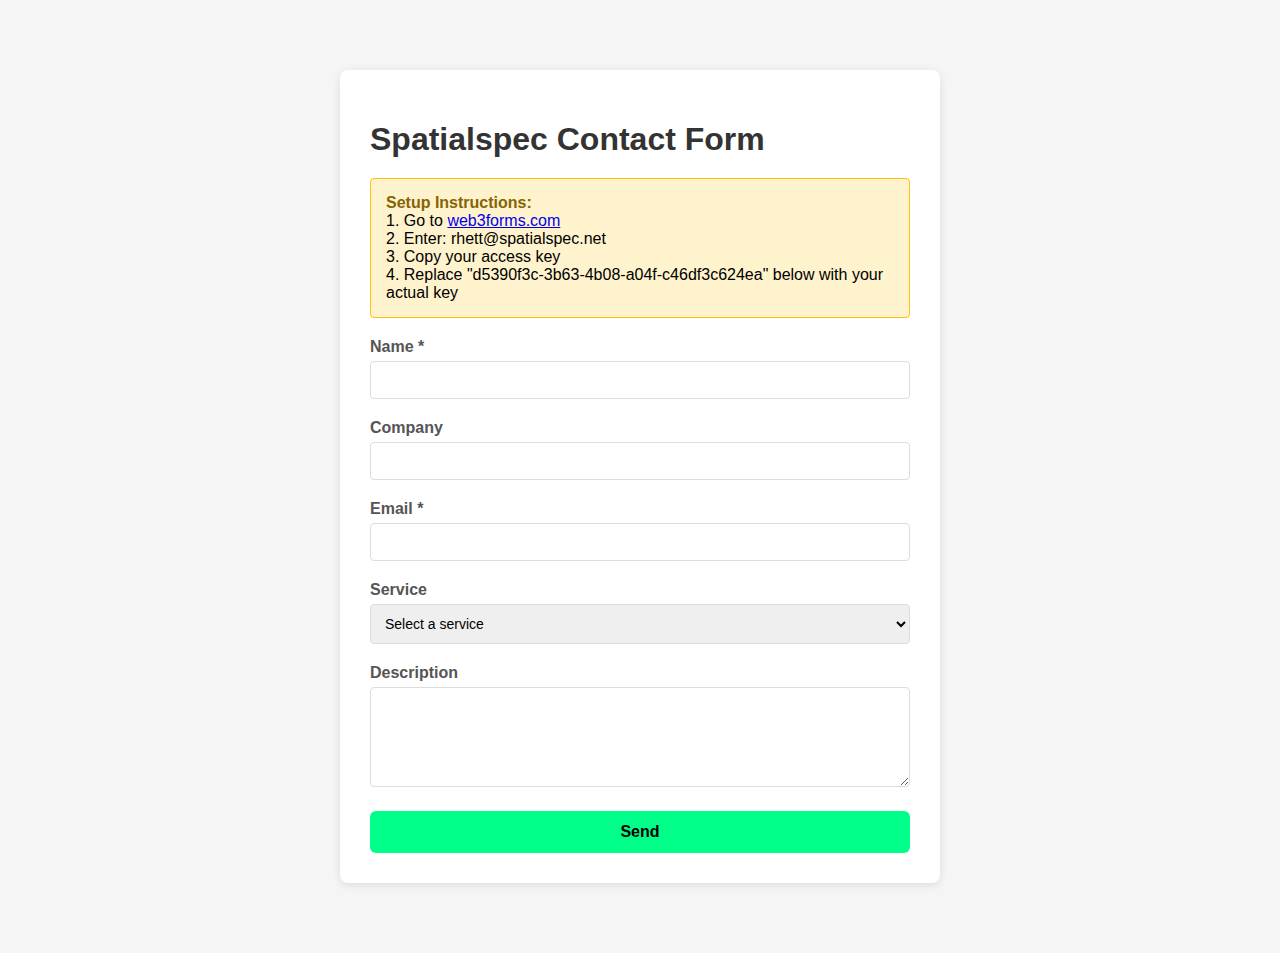
<file: web3forms-test.html>
<!DOCTYPE html>
<html lang="en">
<head>
    <meta charset="UTF-8">
    <meta name="viewport" content="width=device-width, initial-scale=1.0">
    <title>Web3Forms Test - Spatialspec Contact Form</title>
    <style>
        body {
            font-family: Arial, sans-serif;
            max-width: 600px;
            margin: 50px auto;
            padding: 20px;
            background: #f5f5f5;
        }
        .form-container {
            background: white;
            padding: 30px;
            border-radius: 8px;
            box-shadow: 0 2px 10px rgba(0,0,0,0.1);
        }
        h1 {
            color: #333;
            margin-bottom: 20px;
        }
        .form-group {
            margin-bottom: 20px;
        }
        label {
            display: block;
            margin-bottom: 5px;
            color: #555;
            font-weight: bold;
        }
        input[type="text"],
        input[type="email"],
        select,
        textarea {
            width: 100%;
            padding: 10px;
            border: 1px solid #ddd;
            border-radius: 4px;
            font-size: 14px;
            box-sizing: border-box;
        }
        textarea {
            resize: vertical;
            min-height: 100px;
        }
        button {
            background: #00ff88;
            color: #000;
            padding: 12px 30px;
            border: none;
            border-radius: 6px;
            font-size: 16px;
            font-weight: bold;
            cursor: pointer;
            width: 100%;
        }
        button:hover {
            background: #00cc6a;
        }
        .note {
            background: #fff3cd;
            border: 1px solid #ffc107;
            padding: 15px;
            border-radius: 4px;
            margin-bottom: 20px;
        }
        .note strong {
            color: #856404;
        }
    </style>
</head>
<body>
    <div class="form-container">
        <h1>Spatialspec Contact Form</h1>
        
        <div class="note">
            <strong>Setup Instructions:</strong><br>
            1. Go to <a href="https://web3forms.com/#start" target="_blank">web3forms.com</a><br>
            2. Enter: rhett@spatialspec.net<br>
            3. Copy your access key<br>
            4. Replace "d5390f3c-3b63-4b08-a04f-c46df3c624ea" below with your actual key
        </div>

        <form action="https://api.web3forms.com/submit" method="POST">
            <!-- Replace d5390f3c-3b63-4b08-a04f-c46df3c624ea with your actual access key from web3forms.com -->
            <input type="hidden" name="access_key" value="d5390f3c-3b63-4b08-a04f-c46df3c624ea">
            <input type="hidden" name="subject" value="New Spatialspec Inquiry">
            <input type="hidden" name="from_name" value="Spatialspec Website">
            <input type="hidden" name="redirect" value="https://spatialspec.net/">

            <div class="form-group">
                <label for="name">Name *</label>
                <input type="text" id="name" name="name" required>
            </div>

            <div class="form-group">
                <label for="company">Company</label>
                <input type="text" id="company" name="company">
            </div>

            <div class="form-group">
                <label for="email">Email *</label>
                <input type="email" id="email" name="email" required>
            </div>

            <div class="form-group">
                <label for="service">Service</label>
                <select id="service" name="service">
                    <option value="" disabled selected>Select a service</option>
                    <option value="General Inquiry">General Inquiry</option>
                    <option value="Feature/ Contour & Detail Survey">Feature/ Contour & Detail Survey</option>
                    <option value="Elevation/ Aspect Survey">Elevation/ Aspect Survey</option>
                    <option value="Construction Setout/ As-built Survey">Construction Setout/ As-built Survey</option>
                    <option value="Volume/ Stockpile Calculations">Volume/ Stockpile Calculations</option>
                    <option value="Monitoring Survey">Monitoring Survey</option>
                    <option value="Underground Service Mapping">Underground Service Mapping</option>
                    <option value="3D Scanning & Modelling">3D Scanning & Modelling</option>
                    <option value="Technical Drawings">Technical Drawings</option>
                    <option value="Technical Support">Technical Support</option>
                    <option value="Website Design">Website Design</option>
                    <option value="Graphic/ Logo Design">Graphic/ Logo Design</option>
                </select>
            </div>

            <div class="form-group">
                <label for="message">Description</label>
                <textarea id="message" name="message" rows="4"></textarea>
            </div>

            <button type="submit">Send</button>
        </form>
    </div>
</body>
</html>
</file>
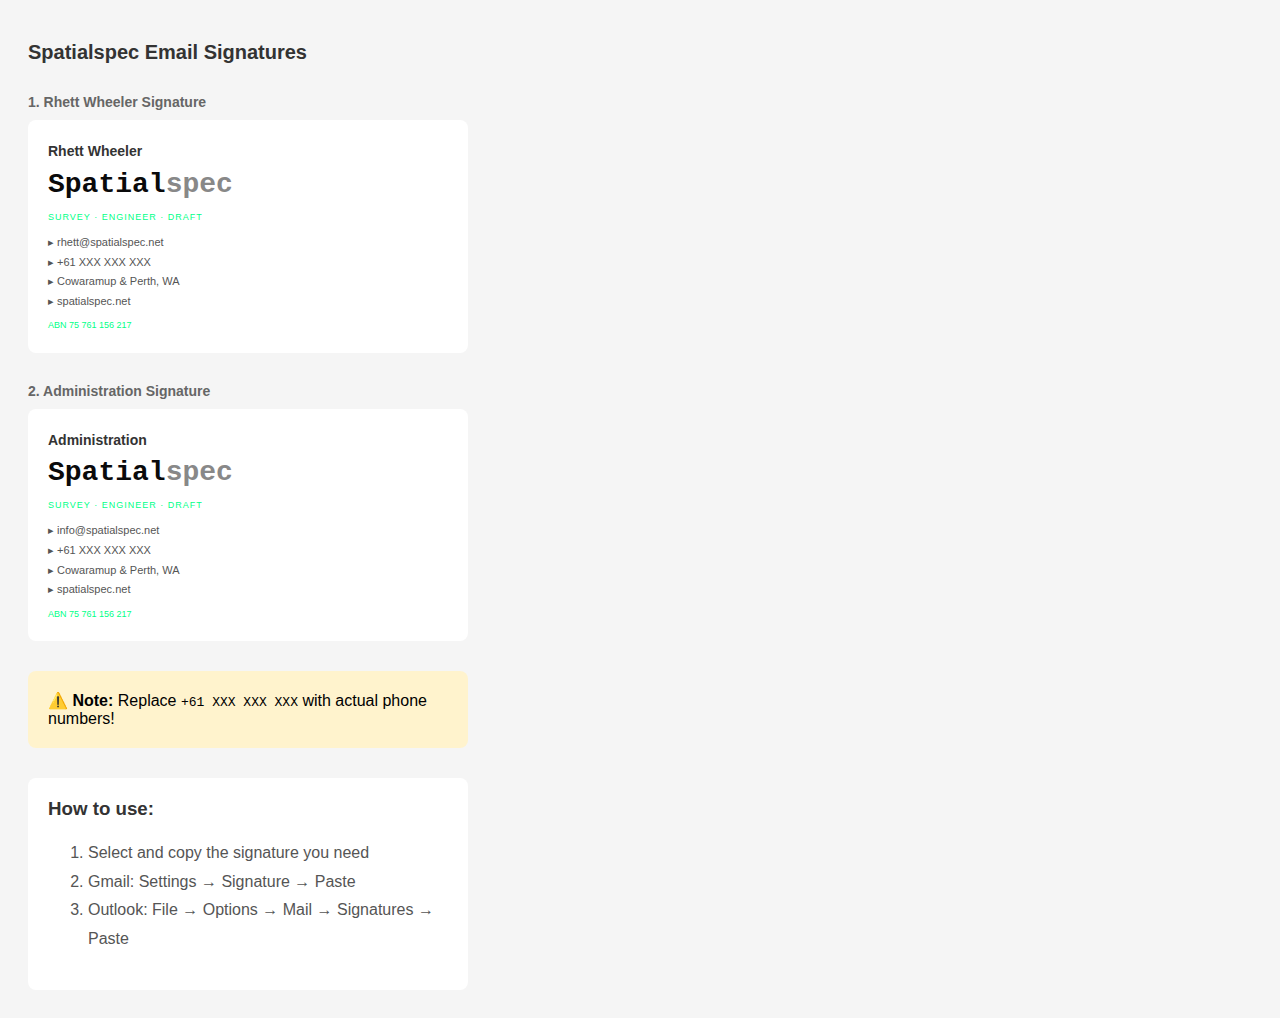
<file: assets/email-signature.html>
<!DOCTYPE html>
<html lang="en">
<head>
    <meta charset="UTF-8">
    <meta name="viewport" content="width=device-width, initial-scale=1.0">
    <title>Spatialspec Email Signatures</title>
    <style>
        body {
            font-family: Arial, sans-serif;
            padding: 20px;
            background: #f5f5f5;
        }
        .preview-label {
            color: #666;
            font-size: 14px;
            font-weight: bold;
            margin-bottom: 10px;
            margin-top: 30px;
        }
        .signature-container {
            background: white;
            padding: 20px;
            border-radius: 8px;
            max-width: 400px;
        }
        h1 {
            color: #333;
            font-size: 20px;
        }
    </style>
</head>
<body>
    <h1>Spatialspec Email Signatures</h1>

    <!-- RHETT WHEELER SIGNATURE -->
    <div class="preview-label">1. Rhett Wheeler Signature</div>
    <div class="signature-container">
        
        <!-- RHETT SIGNATURE - Copy from here -->
        <div style="font-family: Arial, Helvetica, sans-serif; color: #333; line-height: 1.6;">
            <div style="font-weight: bold; font-size: 14px;">Rhett Wheeler</div>
            <div style="font-family: 'Courier New', monospace; font-size: 28px; font-weight: bold; margin-bottom: 2px;">
                <span style="color: #0a0a0b;">Spatial</span><span style="color: #888;">spec</span>
            </div>
            <div style="color: #00ff88; font-size: 9px; letter-spacing: 1px; margin-bottom: 10px;">SURVEY · ENGINEER · DRAFT</div>
            <div style="font-size: 11px; color: #555;">
                <div style="margin-bottom: 2px;">▸ <a href="mailto:rhett@spatialspec.net" style="color: #555; text-decoration: none;">rhett@spatialspec.net</a></div>
                <div style="margin-bottom: 2px;">▸ +61 XXX XXX XXX</div>
                <div style="margin-bottom: 2px;">▸ Cowaramup & Perth, WA</div>
                <div style="margin-bottom: 2px;">▸ <a href="https://spatialspec.net" style="color: #555; text-decoration: none;">spatialspec.net</a></div>
            </div>
            <div style="color: #00ff88; font-size: 9px; margin-top: 8px;">ABN 75 761 156 217</div>
        </div>
        <!-- END RHETT SIGNATURE -->
        
    </div>

    <!-- ADMINISTRATION SIGNATURE -->
    <div class="preview-label">2. Administration Signature</div>
    <div class="signature-container">
        
        <!-- ADMIN SIGNATURE - Copy from here -->
        <div style="font-family: Arial, Helvetica, sans-serif; color: #333; line-height: 1.6;">
            <div style="font-weight: bold; font-size: 14px;">Administration</div>
            <div style="font-family: 'Courier New', monospace; font-size: 28px; font-weight: bold; margin-bottom: 2px;">
                <span style="color: #0a0a0b;">Spatial</span><span style="color: #888;">spec</span>
            </div>
            <div style="color: #00ff88; font-size: 9px; letter-spacing: 1px; margin-bottom: 10px;">SURVEY · ENGINEER · DRAFT</div>
            <div style="font-size: 11px; color: #555;">
                <div style="margin-bottom: 2px;">▸ <a href="mailto:info@spatialspec.net" style="color: #555; text-decoration: none;">info@spatialspec.net</a></div>
                <div style="margin-bottom: 2px;">▸ +61 XXX XXX XXX</div>
                <div style="margin-bottom: 2px;">▸ Cowaramup & Perth, WA</div>
                <div style="margin-bottom: 2px;">▸ <a href="https://spatialspec.net" style="color: #555; text-decoration: none;">spatialspec.net</a></div>
            </div>
            <div style="color: #00ff88; font-size: 9px; margin-top: 8px;">ABN 75 761 156 217</div>
        </div>
        <!-- END ADMIN SIGNATURE -->
        
    </div>

    <div style="margin-top: 30px; padding: 20px; background: #fff3cd; border-radius: 8px; max-width: 400px;">
        <strong>⚠️ Note:</strong> Replace <code>+61 XXX XXX XXX</code> with actual phone numbers!
    </div>

    <div style="margin-top: 30px; padding: 20px; background: #fff; border-radius: 8px; max-width: 400px;">
        <h3 style="margin-top: 0; color: #333;">How to use:</h3>
        <ol style="color: #555; line-height: 1.8;">
            <li>Select and copy the signature you need</li>
            <li>Gmail: Settings → Signature → Paste</li>
            <li>Outlook: File → Options → Mail → Signatures → Paste</li>
        </ol>
    </div>
</body>
</html>
</file>
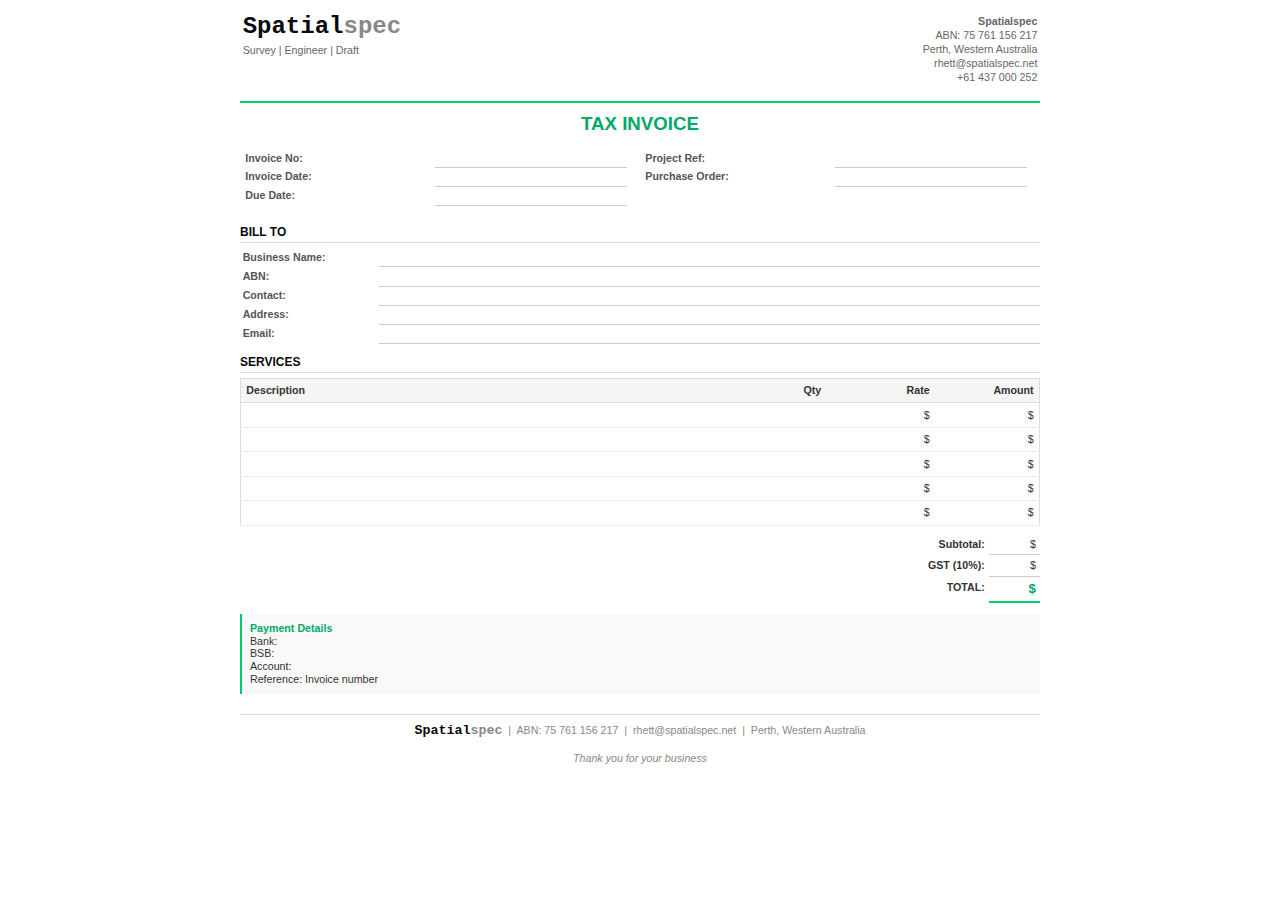
<file: assets/invoice-template.html>
<!DOCTYPE html>
<html lang="en">
<head>
    <meta charset="UTF-8">
    <meta name="viewport" content="width=device-width, initial-scale=1.0">
    <title>Invoice - Spatialspec</title>
    <style>
        @page {
            size: A4;
            margin: 1.5cm;
        }
        body {
            font-family: Arial, sans-serif;
            font-size: 9pt;
            line-height: 1.2;
            color: #333;
            max-width: 800px;
            margin: 0 auto;
            padding: 10px;
        }
        .header {
            margin-bottom: 8pt;
            border-bottom: 2pt solid #00cc6a;
            padding-bottom: 6pt;
        }
        .logo {
            font-family: 'Courier New', monospace;
            font-size: 18pt;
            font-weight: bold;
        }
        .logo-spatial { color: #0a0a0b; }
        .logo-spec { color: #888888; }
        .company-info {
            font-size: 8pt;
            color: #666;
            margin-top: 2pt;
            line-height: 1.3;
        }
        .document-title {
            text-align: center;
            margin: 8pt 0;
        }
        .document-title h1 {
            font-size: 14pt;
            font-weight: bold;
            margin: 0;
            color: #00aa66;
        }
        .section {
            margin-bottom: 8pt;
        }
        .section-title {
            font-size: 9pt;
            font-weight: bold;
            color: #0a0a0b;
            margin-bottom: 4pt;
            border-bottom: 1pt solid #ddd;
            padding-bottom: 2pt;
        }
        table {
            width: 100%;
            border-collapse: collapse;
            margin-bottom: 4pt;
        }
        td, th {
            padding: 2pt;
            vertical-align: top;
        }
        .field-label {
            font-weight: bold;
            width: 100pt;
            color: #555;
            font-size: 8pt;
        }
        .field-value {
            border-bottom: 1pt solid #ccc;
            font-size: 8pt;
        }
        .two-column {
            width: 100%;
        }
        .two-column td {
            width: 50%;
            padding-right: 10pt;
        }
        .items-table {
            width: 100%;
            border: 1pt solid #ddd;
            margin-top: 4pt;
        }
        .items-table th {
            background: #f5f5f5;
            border-bottom: 1pt solid #ddd;
            text-align: left;
            font-size: 8pt;
            padding: 4pt;
        }
        .items-table td {
            border-bottom: 1pt solid #eee;
            padding: 4pt;
            font-size: 8pt;
        }
        .items-table .qty { width: 40pt; text-align: center; }
        .items-table .rate { width: 60pt; text-align: right; }
        .items-table .amount { width: 70pt; text-align: right; }
        .totals-table {
            width: 200pt;
            margin-left: auto;
            margin-top: 6pt;
        }
        .totals-table td {
            padding: 3pt;
            font-size: 8pt;
        }
        .totals-table .label {
            text-align: right;
            font-weight: bold;
        }
        .totals-table .value {
            text-align: right;
            border-bottom: 1pt solid #ccc;
        }
        .totals-table .total {
            font-weight: bold;
            font-size: 10pt;
            color: #00aa66;
            border-bottom: 2pt solid #00cc6a;
        }
        .footer {
            margin-top: 15pt;
            padding-top: 6pt;
            border-top: 1pt solid #ddd;
            text-align: center;
            font-size: 8pt;
            color: #888;
        }
        .payment-info {
            background: #f9f9f9;
            padding: 6pt;
            border-left: 2pt solid #00cc6a;
            margin-top: 8pt;
            font-size: 8pt;
        }
        .payment-info strong {
            color: #00aa66;
        }
    </style>
</head>
<body>
    <div class="header">
        <table style="border: none;">
            <tr>
                <td style="border: none;">
                    <div class="logo">
                        <span class="logo-spatial">Spatial</span><span class="logo-spec">spec</span>
                    </div>
                    <div class="company-info">Survey | Engineer | Draft</div>
                </td>
                <td style="border: none; text-align: right;">
                    <div class="company-info">
                        <strong>Spatialspec</strong><br>
                        ABN: 75 761 156 217<br>
                        Perth, Western Australia<br>
                        rhett@spatialspec.net<br>
                        +61 437 000 252
                    </div>
                </td>
            </tr>
        </table>
    </div>
    
    <div class="document-title">
        <h1>TAX INVOICE</h1>
    </div>
    
    <!-- Invoice Details -->
    <div class="section">
        <table class="two-column">
            <tr>
                <td>
                    <table>
                        <tr><td class="field-label">Invoice No:</td><td class="field-value">&nbsp;</td></tr>
                        <tr><td class="field-label">Invoice Date:</td><td class="field-value">&nbsp;</td></tr>
                        <tr><td class="field-label">Due Date:</td><td class="field-value">&nbsp;</td></tr>
                    </table>
                </td>
                <td>
                    <table>
                        <tr><td class="field-label">Project Ref:</td><td class="field-value">&nbsp;</td></tr>
                        <tr><td class="field-label">Purchase Order:</td><td class="field-value">&nbsp;</td></tr>
                    </table>
                </td>
            </tr>
        </table>
    </div>
    
    <!-- Bill To -->
    <div class="section">
        <div class="section-title">BILL TO</div>
        <table>
            <tr><td class="field-label">Business Name:</td><td class="field-value">&nbsp;</td></tr>
            <tr><td class="field-label">ABN:</td><td class="field-value">&nbsp;</td></tr>
            <tr><td class="field-label">Contact:</td><td class="field-value">&nbsp;</td></tr>
            <tr><td class="field-label">Address:</td><td class="field-value">&nbsp;</td></tr>
            <tr><td class="field-label">Email:</td><td class="field-value">&nbsp;</td></tr>
        </table>
    </div>
    
    <!-- Items -->
    <div class="section">
        <div class="section-title">SERVICES</div>
        <table class="items-table">
            <tr>
                <th>Description</th>
                <th class="qty">Qty</th>
                <th class="rate">Rate</th>
                <th class="amount">Amount</th>
            </tr>
            <tr>
                <td>&nbsp;</td>
                <td class="qty">&nbsp;</td>
                <td class="rate">$</td>
                <td class="amount">$</td>
            </tr>
            <tr>
                <td>&nbsp;</td>
                <td class="qty">&nbsp;</td>
                <td class="rate">$</td>
                <td class="amount">$</td>
            </tr>
            <tr>
                <td>&nbsp;</td>
                <td class="qty">&nbsp;</td>
                <td class="rate">$</td>
                <td class="amount">$</td>
            </tr>
            <tr>
                <td>&nbsp;</td>
                <td class="qty">&nbsp;</td>
                <td class="rate">$</td>
                <td class="amount">$</td>
            </tr>
            <tr>
                <td>&nbsp;</td>
                <td class="qty">&nbsp;</td>
                <td class="rate">$</td>
                <td class="amount">$</td>
            </tr>
        </table>
        
        <table class="totals-table">
            <tr>
                <td class="label">Subtotal:</td>
                <td class="value">$</td>
            </tr>
            <tr>
                <td class="label">GST (10%):</td>
                <td class="value">$</td>
            </tr>
            <tr>
                <td class="label">TOTAL:</td>
                <td class="value total">$</td>
            </tr>
        </table>
    </div>
    
    <!-- Payment Details -->
    <div class="payment-info">
        <strong>Payment Details</strong><br>
        Bank: &nbsp;&nbsp;&nbsp;&nbsp;&nbsp;&nbsp;&nbsp;&nbsp;&nbsp;&nbsp;&nbsp;&nbsp;&nbsp;&nbsp;&nbsp;&nbsp;&nbsp;&nbsp;&nbsp;&nbsp;<br>
        BSB: &nbsp;&nbsp;&nbsp;&nbsp;&nbsp;&nbsp;&nbsp;&nbsp;&nbsp;&nbsp;&nbsp;&nbsp;&nbsp;&nbsp;&nbsp;&nbsp;&nbsp;&nbsp;&nbsp;&nbsp;<br>
        Account: &nbsp;&nbsp;&nbsp;&nbsp;&nbsp;&nbsp;&nbsp;&nbsp;&nbsp;&nbsp;&nbsp;&nbsp;&nbsp;&nbsp;&nbsp;&nbsp;<br>
        Reference: Invoice number
    </div>
    
    <div class="footer">
        <span class="logo" style="font-size: 10pt;"><span class="logo-spatial">Spatial</span><span class="logo-spec">spec</span></span>
        &nbsp;|&nbsp; ABN: 75 761 156 217 &nbsp;|&nbsp; rhett@spatialspec.net &nbsp;|&nbsp; Perth, Western Australia
        <br><br>
        <em>Thank you for your business</em>
    </div>
</body>
</html>
</file>
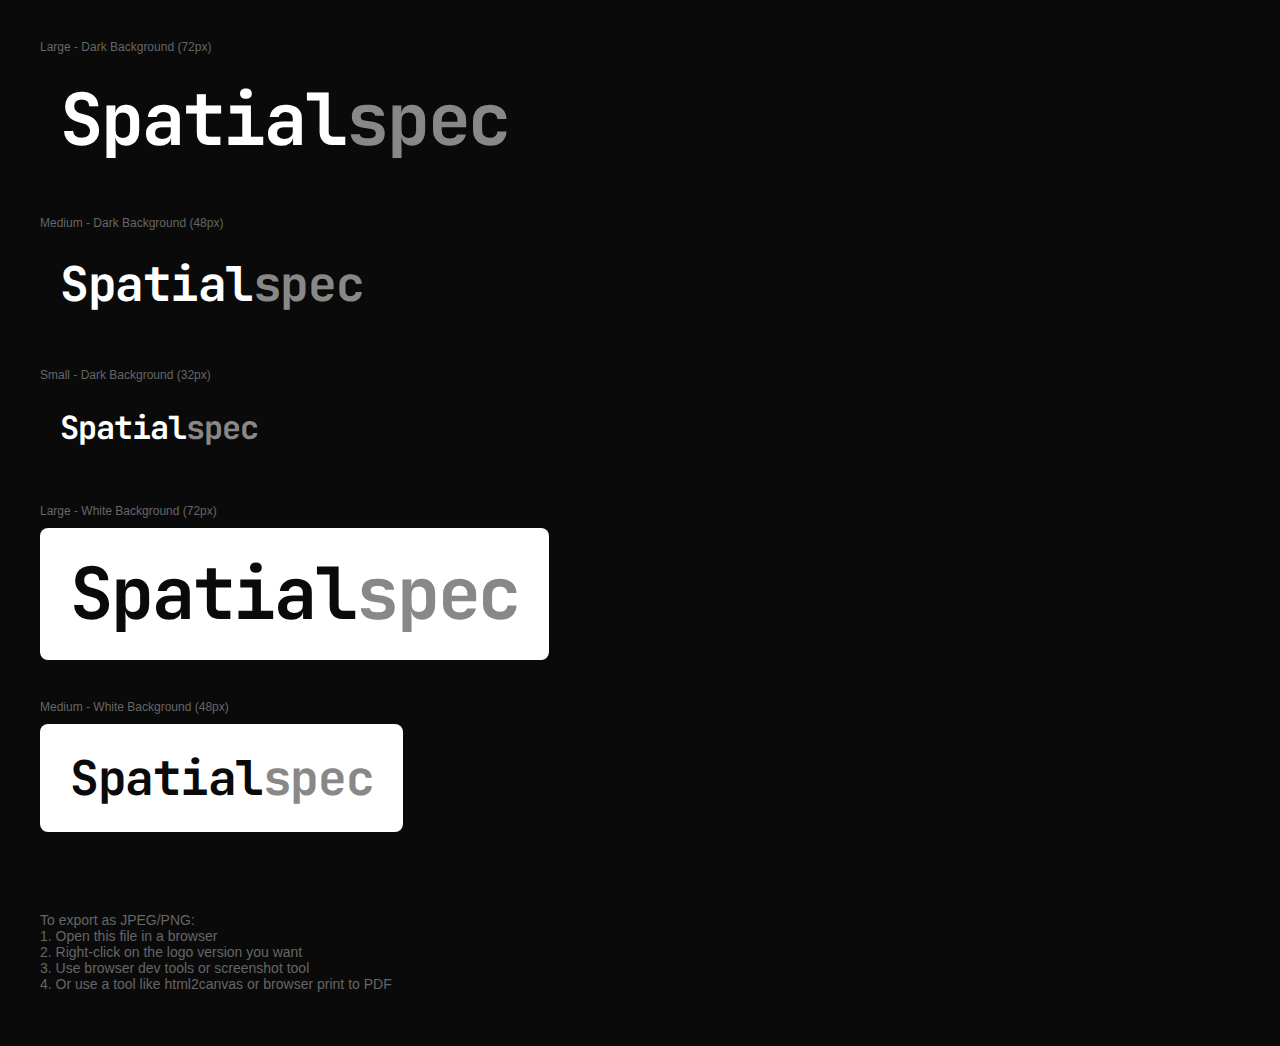
<file: assets/logo-export.html>
<!DOCTYPE html>
<html lang="en">
<head>
    <meta charset="UTF-8">
    <meta name="viewport" content="width=device-width, initial-scale=1.0">
    <title>Spatialspec Logo Export</title>
    <link rel="preconnect" href="https://fonts.googleapis.com">
    <link rel="preconnect" href="https://fonts.gstatic.com" crossorigin>
    <link href="https://fonts.googleapis.com/css2?family=JetBrains+Mono:wght@700&display=swap" rel="stylesheet">
    <style>
        body {
            margin: 0;
            padding: 40px;
            background: #0a0a0b;
            display: flex;
            flex-direction: column;
            align-items: flex-start;
            gap: 40px;
        }
        
        .logo-container {
            padding: 20px;
        }
        
        .logo {
            font-family: 'JetBrains Mono', monospace;
            font-weight: 700;
            letter-spacing: -0.03em;
            line-height: 1;
        }
        
        /* Large version */
        .logo-large {
            font-size: 72px;
        }
        
        /* Medium version */
        .logo-medium {
            font-size: 48px;
        }
        
        /* Small version */
        .logo-small {
            font-size: 32px;
        }
        
        .logo-white {
            color: #ffffff;
        }
        
        .logo-grey {
            color: #888888;
        }
        
        .label {
            color: #666;
            font-family: sans-serif;
            font-size: 12px;
            margin-bottom: 10px;
        }
        
        /* White background versions */
        .bg-white {
            background: #ffffff;
            padding: 30px;
            border-radius: 8px;
        }
        
        .bg-white .logo-white {
            color: #0a0a0b;
        }
        
        /* Transparent PNG helper */
        .bg-transparent {
            background: transparent;
        }
    </style>
</head>
<body>
    <div>
        <div class="label">Large - Dark Background (72px)</div>
        <div class="logo-container">
            <span class="logo logo-large">
                <span class="logo-white">Spatial</span><span class="logo-grey">spec</span>
            </span>
        </div>
    </div>
    
    <div>
        <div class="label">Medium - Dark Background (48px)</div>
        <div class="logo-container">
            <span class="logo logo-medium">
                <span class="logo-white">Spatial</span><span class="logo-grey">spec</span>
            </span>
        </div>
    </div>
    
    <div>
        <div class="label">Small - Dark Background (32px)</div>
        <div class="logo-container">
            <span class="logo logo-small">
                <span class="logo-white">Spatial</span><span class="logo-grey">spec</span>
            </span>
        </div>
    </div>
    
    <div>
        <div class="label">Large - White Background (72px)</div>
        <div class="logo-container bg-white">
            <span class="logo logo-large">
                <span class="logo-white">Spatial</span><span class="logo-grey">spec</span>
            </span>
        </div>
    </div>
    
    <div>
        <div class="label">Medium - White Background (48px)</div>
        <div class="logo-container bg-white">
            <span class="logo logo-medium">
                <span class="logo-white">Spatial</span><span class="logo-grey">spec</span>
            </span>
        </div>
    </div>

    <p style="color: #666; font-family: sans-serif; font-size: 14px; margin-top: 40px;">
        To export as JPEG/PNG:<br>
        1. Open this file in a browser<br>
        2. Right-click on the logo version you want<br>
        3. Use browser dev tools or screenshot tool<br>
        4. Or use a tool like html2canvas or browser print to PDF
    </p>
</body>
</html>
</file>
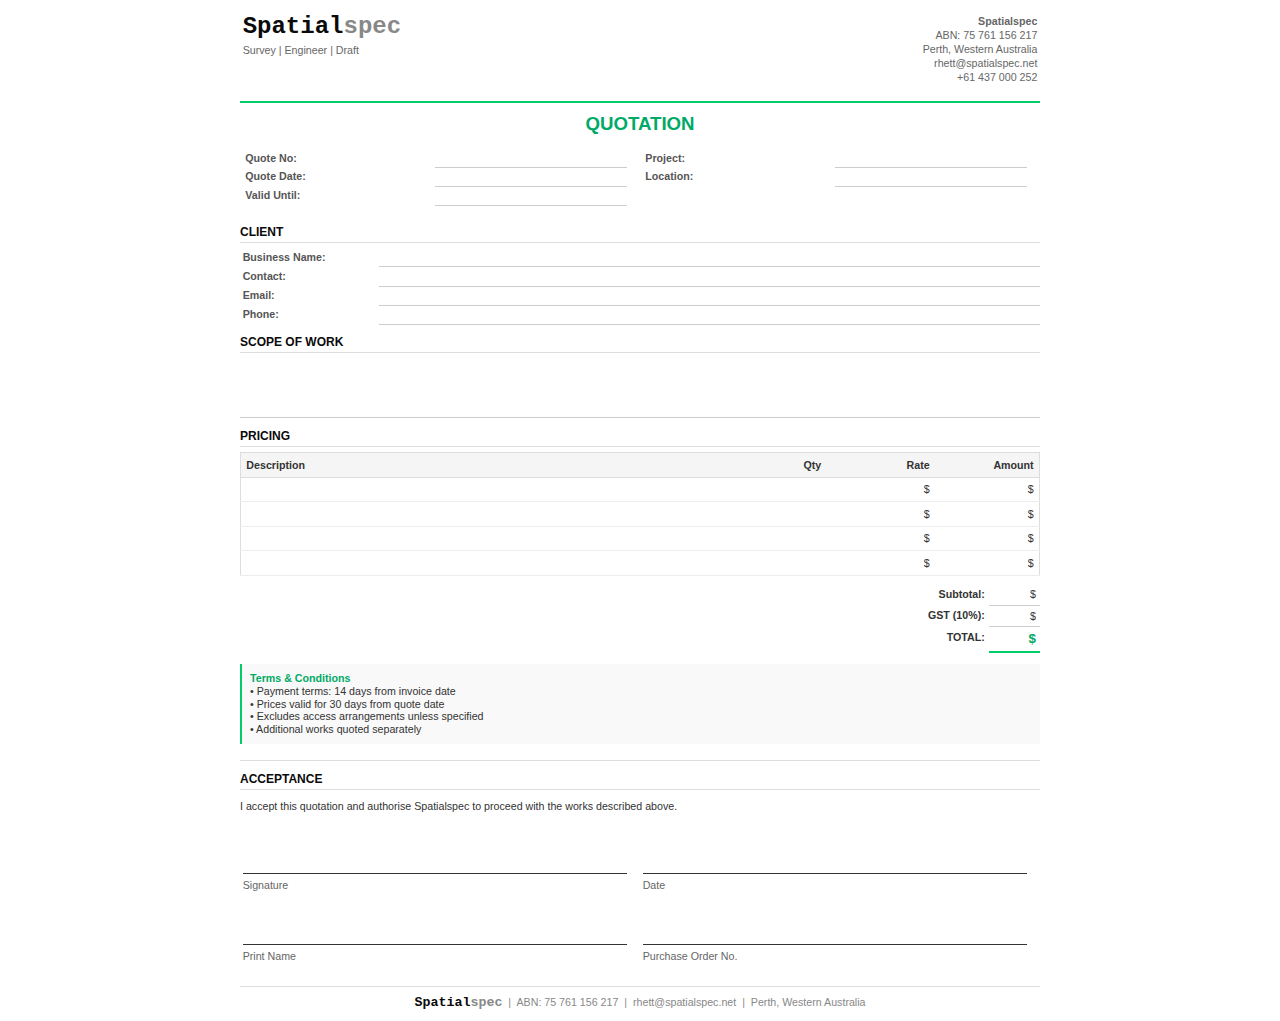
<file: assets/quotation-template.html>
<!DOCTYPE html>
<html lang="en">
<head>
    <meta charset="UTF-8">
    <meta name="viewport" content="width=device-width, initial-scale=1.0">
    <title>Quotation - Spatialspec</title>
    <style>
        @page {
            size: A4;
            margin: 1.5cm;
        }
        body {
            font-family: Arial, sans-serif;
            font-size: 9pt;
            line-height: 1.2;
            color: #333;
            max-width: 800px;
            margin: 0 auto;
            padding: 10px;
        }
        .header {
            margin-bottom: 8pt;
            border-bottom: 2pt solid #00cc6a;
            padding-bottom: 6pt;
        }
        .logo {
            font-family: 'Courier New', monospace;
            font-size: 18pt;
            font-weight: bold;
        }
        .logo-spatial { color: #0a0a0b; }
        .logo-spec { color: #888888; }
        .company-info {
            font-size: 8pt;
            color: #666;
            margin-top: 2pt;
            line-height: 1.3;
        }
        .document-title {
            text-align: center;
            margin: 8pt 0;
        }
        .document-title h1 {
            font-size: 14pt;
            font-weight: bold;
            margin: 0;
            color: #00aa66;
        }
        .section {
            margin-bottom: 8pt;
        }
        .section-title {
            font-size: 9pt;
            font-weight: bold;
            color: #0a0a0b;
            margin-bottom: 4pt;
            border-bottom: 1pt solid #ddd;
            padding-bottom: 2pt;
        }
        table {
            width: 100%;
            border-collapse: collapse;
            margin-bottom: 4pt;
        }
        td, th {
            padding: 2pt;
            vertical-align: top;
        }
        .field-label {
            font-weight: bold;
            width: 100pt;
            color: #555;
            font-size: 8pt;
        }
        .field-value {
            border-bottom: 1pt solid #ccc;
            font-size: 8pt;
        }
        .two-column {
            width: 100%;
        }
        .two-column td {
            width: 50%;
            padding-right: 10pt;
        }
        .items-table {
            width: 100%;
            border: 1pt solid #ddd;
            margin-top: 4pt;
        }
        .items-table th {
            background: #f5f5f5;
            border-bottom: 1pt solid #ddd;
            text-align: left;
            font-size: 8pt;
            padding: 4pt;
        }
        .items-table td {
            border-bottom: 1pt solid #eee;
            padding: 4pt;
            font-size: 8pt;
        }
        .items-table .qty { width: 40pt; text-align: center; }
        .items-table .rate { width: 60pt; text-align: right; }
        .items-table .amount { width: 70pt; text-align: right; }
        .totals-table {
            width: 200pt;
            margin-left: auto;
            margin-top: 6pt;
        }
        .totals-table td {
            padding: 3pt;
            font-size: 8pt;
        }
        .totals-table .label {
            text-align: right;
            font-weight: bold;
        }
        .totals-table .value {
            text-align: right;
            border-bottom: 1pt solid #ccc;
        }
        .totals-table .total {
            font-weight: bold;
            font-size: 10pt;
            color: #00aa66;
            border-bottom: 2pt solid #00cc6a;
        }
        .footer {
            margin-top: 15pt;
            padding-top: 6pt;
            border-top: 1pt solid #ddd;
            text-align: center;
            font-size: 8pt;
            color: #888;
        }
        .terms-box {
            background: #f9f9f9;
            padding: 6pt;
            border-left: 2pt solid #00cc6a;
            margin-top: 8pt;
            font-size: 8pt;
        }
        .terms-box strong {
            color: #00aa66;
        }
        .validity {
            text-align: center;
            font-size: 8pt;
            color: #666;
            margin-top: 6pt;
            font-style: italic;
        }
        .acceptance {
            margin-top: 12pt;
            padding-top: 8pt;
            border-top: 1pt solid #ddd;
        }
        .signature-line {
            border-bottom: 1pt solid #333;
            height: 20pt;
            margin-bottom: 3pt;
            margin-top: 15pt;
        }
    </style>
</head>
<body>
    <div class="header">
        <table style="border: none;">
            <tr>
                <td style="border: none;">
                    <div class="logo">
                        <span class="logo-spatial">Spatial</span><span class="logo-spec">spec</span>
                    </div>
                    <div class="company-info">Survey | Engineer | Draft</div>
                </td>
                <td style="border: none; text-align: right;">
                    <div class="company-info">
                        <strong>Spatialspec</strong><br>
                        ABN: 75 761 156 217<br>
                        Perth, Western Australia<br>
                        rhett@spatialspec.net<br>
                        +61 437 000 252
                    </div>
                </td>
            </tr>
        </table>
    </div>
    
    <div class="document-title">
        <h1>QUOTATION</h1>
    </div>
    
    <!-- Quote Details -->
    <div class="section">
        <table class="two-column">
            <tr>
                <td>
                    <table>
                        <tr><td class="field-label">Quote No:</td><td class="field-value">&nbsp;</td></tr>
                        <tr><td class="field-label">Quote Date:</td><td class="field-value">&nbsp;</td></tr>
                        <tr><td class="field-label">Valid Until:</td><td class="field-value">&nbsp;</td></tr>
                    </table>
                </td>
                <td>
                    <table>
                        <tr><td class="field-label">Project:</td><td class="field-value">&nbsp;</td></tr>
                        <tr><td class="field-label">Location:</td><td class="field-value">&nbsp;</td></tr>
                    </table>
                </td>
            </tr>
        </table>
    </div>
    
    <!-- Client Details -->
    <div class="section">
        <div class="section-title">CLIENT</div>
        <table>
            <tr><td class="field-label">Business Name:</td><td class="field-value">&nbsp;</td></tr>
            <tr><td class="field-label">Contact:</td><td class="field-value">&nbsp;</td></tr>
            <tr><td class="field-label">Email:</td><td class="field-value">&nbsp;</td></tr>
            <tr><td class="field-label">Phone:</td><td class="field-value">&nbsp;</td></tr>
        </table>
    </div>
    
    <!-- Scope -->
    <div class="section">
        <div class="section-title">SCOPE OF WORK</div>
        <table>
            <tr><td class="field-value" style="height: 40pt;">&nbsp;</td></tr>
        </table>
    </div>
    
    <!-- Items -->
    <div class="section">
        <div class="section-title">PRICING</div>
        <table class="items-table">
            <tr>
                <th>Description</th>
                <th class="qty">Qty</th>
                <th class="rate">Rate</th>
                <th class="amount">Amount</th>
            </tr>
            <tr>
                <td>&nbsp;</td>
                <td class="qty">&nbsp;</td>
                <td class="rate">$</td>
                <td class="amount">$</td>
            </tr>
            <tr>
                <td>&nbsp;</td>
                <td class="qty">&nbsp;</td>
                <td class="rate">$</td>
                <td class="amount">$</td>
            </tr>
            <tr>
                <td>&nbsp;</td>
                <td class="qty">&nbsp;</td>
                <td class="rate">$</td>
                <td class="amount">$</td>
            </tr>
            <tr>
                <td>&nbsp;</td>
                <td class="qty">&nbsp;</td>
                <td class="rate">$</td>
                <td class="amount">$</td>
            </tr>
        </table>
        
        <table class="totals-table">
            <tr>
                <td class="label">Subtotal:</td>
                <td class="value">$</td>
            </tr>
            <tr>
                <td class="label">GST (10%):</td>
                <td class="value">$</td>
            </tr>
            <tr>
                <td class="label">TOTAL:</td>
                <td class="value total">$</td>
            </tr>
        </table>
    </div>
    
    <!-- Terms -->
    <div class="terms-box">
        <strong>Terms & Conditions</strong><br>
        • Payment terms: 14 days from invoice date<br>
        • Prices valid for 30 days from quote date<br>
        • Excludes access arrangements unless specified<br>
        • Additional works quoted separately
    </div>
    
    <!-- Acceptance -->
    <div class="acceptance">
        <div class="section-title">ACCEPTANCE</div>
        <p style="font-size: 8pt;">I accept this quotation and authorise Spatialspec to proceed with the works described above.</p>
        <table class="two-column">
            <tr>
                <td>
                    <div class="signature-line"></div>
                    <span style="font-size: 8pt; color: #666;">Signature</span>
                </td>
                <td>
                    <div class="signature-line"></div>
                    <span style="font-size: 8pt; color: #666;">Date</span>
                </td>
            </tr>
            <tr>
                <td>
                    <div class="signature-line"></div>
                    <span style="font-size: 8pt; color: #666;">Print Name</span>
                </td>
                <td>
                    <div class="signature-line"></div>
                    <span style="font-size: 8pt; color: #666;">Purchase Order No.</span>
                </td>
            </tr>
        </table>
    </div>
    
    <div class="footer">
        <span class="logo" style="font-size: 10pt;"><span class="logo-spatial">Spatial</span><span class="logo-spec">spec</span></span>
        &nbsp;|&nbsp; ABN: 75 761 156 217 &nbsp;|&nbsp; rhett@spatialspec.net &nbsp;|&nbsp; Perth, Western Australia
    </div>
</body>
</html>
</file>
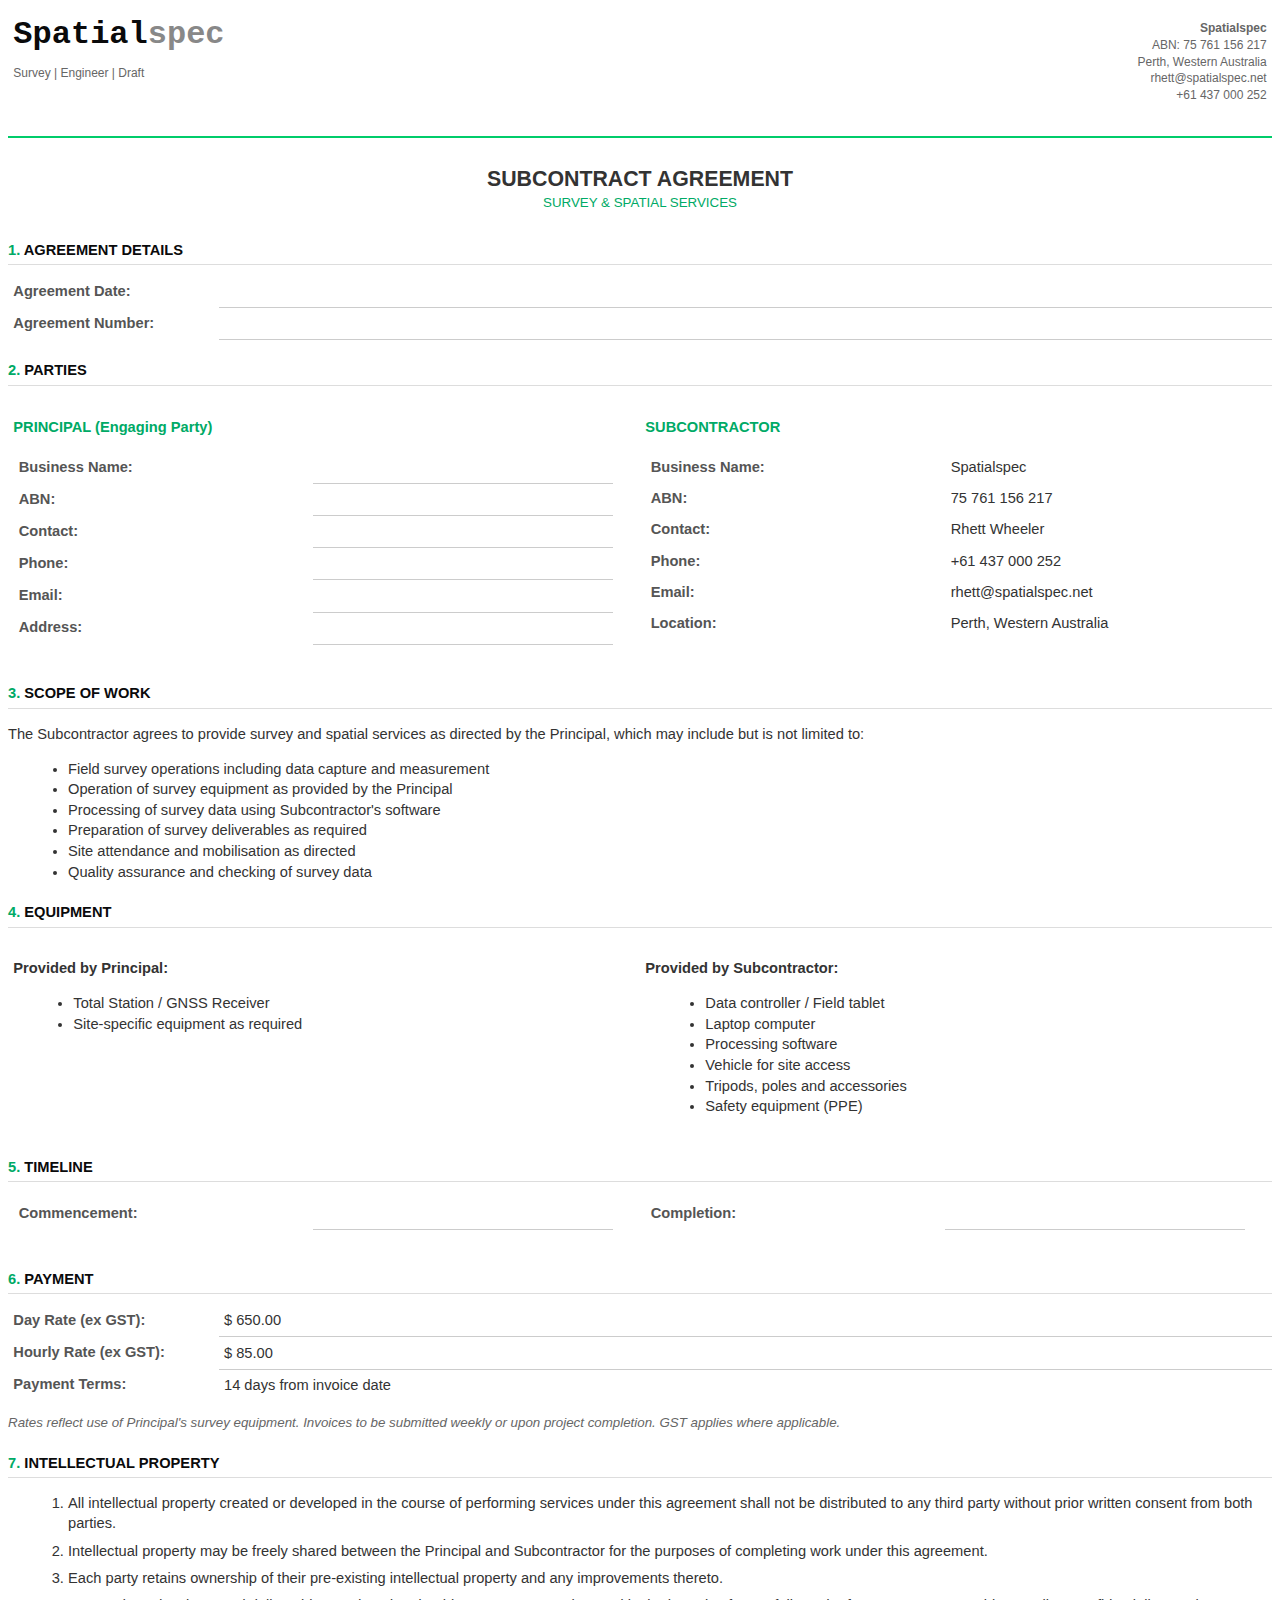
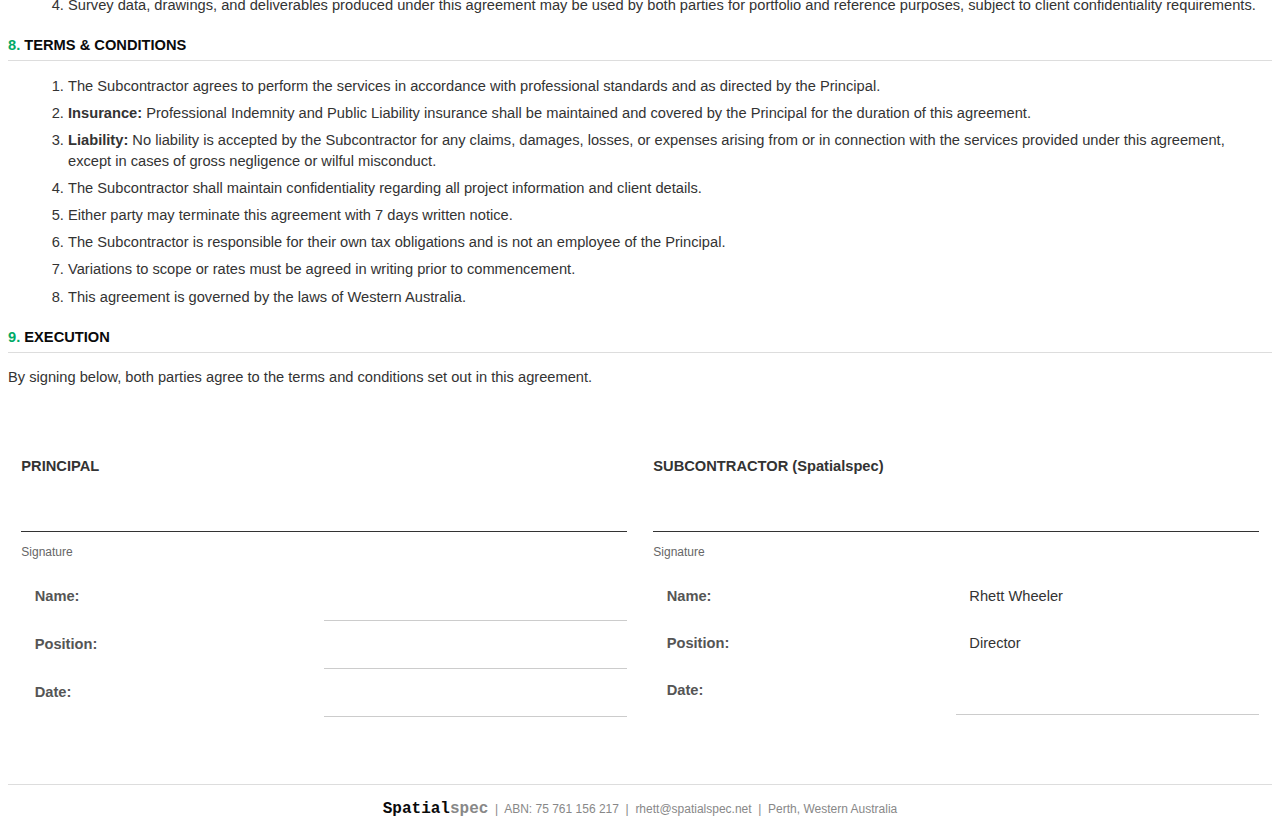
<file: assets/subcontract-agreement.doc.html>
<!DOCTYPE html>
<html xmlns:o="urn:schemas-microsoft-com:office:office" xmlns:w="urn:schemas-microsoft-com:office:word">
<head>
    <meta charset="UTF-8">
    <meta http-equiv="Content-Type" content="text/html; charset=UTF-8">
    <title>Subcontract Agreement - Spatialspec</title>
    <!--[if gte mso 9]>
    <xml>
        <w:WordDocument>
            <w:View>Print</w:View>
            <w:Zoom>100</w:Zoom>
        </w:WordDocument>
    </xml>
    <![endif]-->
    <style>
        @page {
            size: A4;
            margin: 2.5cm;
        }
        body {
            font-family: Arial, sans-serif;
            font-size: 11pt;
            line-height: 1.4;
            color: #333;
        }
        .header {
            margin-bottom: 20pt;
            border-bottom: 2pt solid #00cc6a;
            padding-bottom: 10pt;
        }
        .logo {
            font-family: 'Courier New', monospace;
            font-size: 24pt;
            font-weight: bold;
        }
        .logo-spatial { color: #0a0a0b; }
        .logo-spec { color: #888888; }
        .company-info {
            font-size: 9pt;
            color: #666;
            margin-top: 5pt;
        }
        .document-title {
            text-align: center;
            margin: 20pt 0;
        }
        .document-title h1 {
            font-size: 16pt;
            font-weight: bold;
            margin: 0;
        }
        .document-title .subtitle {
            color: #00aa66;
            font-size: 10pt;
        }
        .section {
            margin-bottom: 15pt;
        }
        .section-title {
            font-size: 11pt;
            font-weight: bold;
            color: #0a0a0b;
            margin-bottom: 8pt;
            border-bottom: 1pt solid #ddd;
            padding-bottom: 3pt;
        }
        .section-number {
            color: #00aa66;
        }
        table {
            width: 100%;
            border-collapse: collapse;
            margin-bottom: 10pt;
        }
        td {
            padding: 4pt;
            vertical-align: top;
        }
        .field-label {
            font-weight: bold;
            width: 150pt;
            color: #555;
        }
        .field-value {
            border-bottom: 1pt solid #ccc;
        }
        .two-column {
            width: 100%;
        }
        .two-column td {
            width: 50%;
            padding-right: 20pt;
        }
        .terms-list {
            margin-left: 15pt;
        }
        .terms-list li {
            margin-bottom: 5pt;
        }
        .signature-table {
            margin-top: 30pt;
        }
        .signature-table td {
            width: 50%;
            padding: 10pt;
        }
        .signature-line {
            border-bottom: 1pt solid #333;
            height: 30pt;
            margin-bottom: 5pt;
        }
        .footer {
            margin-top: 30pt;
            padding-top: 10pt;
            border-top: 1pt solid #ddd;
            text-align: center;
            font-size: 9pt;
            color: #888;
        }
        .highlight {
            background-color: #f0fff5;
            padding: 8pt;
            border-left: 3pt solid #00cc6a;
            margin: 10pt 0;
        }
    </style>
</head>
<body>
    <div class="header">
        <table style="border: none;">
            <tr>
                <td style="border: none;">
                    <div class="logo">
                        <span class="logo-spatial">Spatial</span><span class="logo-spec">spec</span>
                    </div>
                    <div class="company-info">Survey | Engineer | Draft</div>
                </td>
                <td style="border: none; text-align: right;">
                    <div class="company-info">
                        <strong>Spatialspec</strong><br>
                        ABN: 75 761 156 217<br>
                        Perth, Western Australia<br>
                        rhett@spatialspec.net<br>
                        +61 437 000 252
                    </div>
                </td>
            </tr>
        </table>
    </div>
    
    <div class="document-title">
        <h1>SUBCONTRACT AGREEMENT</h1>
        <div class="subtitle">SURVEY & SPATIAL SERVICES</div>
    </div>
    
    <!-- Agreement Details -->
    <div class="section">
        <div class="section-title"><span class="section-number">1.</span> AGREEMENT DETAILS</div>
        <table>
            <tr>
                <td class="field-label">Agreement Date:</td>
                <td class="field-value">&nbsp;</td>
            </tr>
            <tr>
                <td class="field-label">Agreement Number:</td>
                <td class="field-value">&nbsp;</td>
            </tr>
        </table>
    </div>
    
    <!-- Parties -->
    <div class="section">
        <div class="section-title"><span class="section-number">2.</span> PARTIES</div>
        <table class="two-column">
            <tr>
                <td>
                    <p><strong style="color: #00aa66;">PRINCIPAL (Engaging Party)</strong></p>
                    <table>
                        <tr><td class="field-label">Business Name:</td><td class="field-value">&nbsp;</td></tr>
                        <tr><td class="field-label">ABN:</td><td class="field-value">&nbsp;</td></tr>
                        <tr><td class="field-label">Contact:</td><td class="field-value">&nbsp;</td></tr>
                        <tr><td class="field-label">Phone:</td><td class="field-value">&nbsp;</td></tr>
                        <tr><td class="field-label">Email:</td><td class="field-value">&nbsp;</td></tr>
                        <tr><td class="field-label">Address:</td><td class="field-value">&nbsp;</td></tr>
                    </table>
                </td>
                <td>
                    <p><strong style="color: #00aa66;">SUBCONTRACTOR</strong></p>
                    <table>
                        <tr><td class="field-label">Business Name:</td><td>Spatialspec</td></tr>
                        <tr><td class="field-label">ABN:</td><td>75 761 156 217</td></tr>
                        <tr><td class="field-label">Contact:</td><td>Rhett Wheeler</td></tr>
                        <tr><td class="field-label">Phone:</td><td>+61 437 000 252</td></tr>
                        <tr><td class="field-label">Email:</td><td>rhett@spatialspec.net</td></tr>
                        <tr><td class="field-label">Location:</td><td>Perth, Western Australia</td></tr>
                    </table>
                </td>
            </tr>
        </table>
    </div>
    
    <!-- Scope of Work -->
    <div class="section">
        <div class="section-title"><span class="section-number">3.</span> SCOPE OF WORK</div>
        <p>The Subcontractor agrees to provide survey and spatial services as directed by the Principal, which may include but is not limited to:</p>
        <ul style="margin-left: 15pt; margin-top: 8pt;">
            <li>Field survey operations including data capture and measurement</li>
            <li>Operation of survey equipment as provided by the Principal</li>
            <li>Processing of survey data using Subcontractor's software</li>
            <li>Preparation of survey deliverables as required</li>
            <li>Site attendance and mobilisation as directed</li>
            <li>Quality assurance and checking of survey data</li>
        </ul>
    </div>
    
    <!-- Equipment -->
    <div class="section">
        <div class="section-title"><span class="section-number">4.</span> EQUIPMENT</div>
        <table class="two-column">
            <tr>
                <td>
                    <p><strong>Provided by Principal:</strong></p>
                    <ul style="margin-left: 15pt;">
                        <li>Total Station / GNSS Receiver</li>
                        <li>Site-specific equipment as required</li>
                    </ul>
                </td>
                <td>
                    <p><strong>Provided by Subcontractor:</strong></p>
                    <ul style="margin-left: 15pt;">
                        <li>Data controller / Field tablet</li>
                        <li>Laptop computer</li>
                        <li>Processing software</li>
                        <li>Vehicle for site access</li>
                        <li>Tripods, poles and accessories</li>
                        <li>Safety equipment (PPE)</li>
                    </ul>
                </td>
            </tr>
        </table>
    </div>
    
    <!-- Timeline -->
    <div class="section">
        <div class="section-title"><span class="section-number">5.</span> TIMELINE</div>
        <table class="two-column">
            <tr>
                <td><table><tr><td class="field-label">Commencement:</td><td class="field-value">&nbsp;</td></tr></table></td>
                <td><table><tr><td class="field-label">Completion:</td><td class="field-value">&nbsp;</td></tr></table></td>
            </tr>
        </table>
    </div>
    
    <!-- Payment -->
    <div class="section">
        <div class="section-title"><span class="section-number">6.</span> PAYMENT</div>
        <table>
            <tr><td class="field-label">Day Rate (ex GST):</td><td class="field-value">$ 650.00</td></tr>
            <tr><td class="field-label">Hourly Rate (ex GST):</td><td class="field-value">$ 85.00</td></tr>
            <tr><td class="field-label">Payment Terms:</td><td>14 days from invoice date</td></tr>
        </table>
        <p style="margin-top: 8pt; font-size: 10pt; color: #666;">
            <em>Rates reflect use of Principal's survey equipment. Invoices to be submitted weekly or upon project completion. GST applies where applicable.</em>
        </p>
    </div>
    
    <!-- Intellectual Property -->
    <div class="section">
        <div class="section-title"><span class="section-number">7.</span> INTELLECTUAL PROPERTY</div>
        <ol class="terms-list">
            <li>All intellectual property created or developed in the course of performing services under this agreement shall not be distributed to any third party without prior written consent from both parties.</li>
            <li>Intellectual property may be freely shared between the Principal and Subcontractor for the purposes of completing work under this agreement.</li>
            <li>Each party retains ownership of their pre-existing intellectual property and any improvements thereto.</li>
            <li>Survey data, drawings, and deliverables produced under this agreement may be used by both parties for portfolio and reference purposes, subject to client confidentiality requirements.</li>
        </ol>
    </div>
    
    <!-- Terms & Conditions -->
    <div class="section">
        <div class="section-title"><span class="section-number">8.</span> TERMS & CONDITIONS</div>
        <ol class="terms-list">
            <li>The Subcontractor agrees to perform the services in accordance with professional standards and as directed by the Principal.</li>
            <li><strong>Insurance:</strong> Professional Indemnity and Public Liability insurance shall be maintained and covered by the Principal for the duration of this agreement.</li>
            <li><strong>Liability:</strong> No liability is accepted by the Subcontractor for any claims, damages, losses, or expenses arising from or in connection with the services provided under this agreement, except in cases of gross negligence or wilful misconduct.</li>
            <li>The Subcontractor shall maintain confidentiality regarding all project information and client details.</li>
            <li>Either party may terminate this agreement with 7 days written notice.</li>
            <li>The Subcontractor is responsible for their own tax obligations and is not an employee of the Principal.</li>
            <li>Variations to scope or rates must be agreed in writing prior to commencement.</li>
            <li>This agreement is governed by the laws of Western Australia.</li>
        </ol>
    </div>
    
    <!-- Signatures -->
    <div class="section">
        <div class="section-title"><span class="section-number">9.</span> EXECUTION</div>
        <p>By signing below, both parties agree to the terms and conditions set out in this agreement.</p>
        <table class="signature-table">
            <tr>
                <td>
                    <p><strong>PRINCIPAL</strong></p>
                    <div class="signature-line"></div>
                    <p style="font-size: 9pt; color: #666;">Signature</p>
                    <table>
                        <tr><td class="field-label">Name:</td><td class="field-value">&nbsp;</td></tr>
                        <tr><td class="field-label">Position:</td><td class="field-value">&nbsp;</td></tr>
                        <tr><td class="field-label">Date:</td><td class="field-value">&nbsp;</td></tr>
                    </table>
                </td>
                <td>
                    <p><strong>SUBCONTRACTOR (Spatialspec)</strong></p>
                    <div class="signature-line"></div>
                    <p style="font-size: 9pt; color: #666;">Signature</p>
                    <table>
                        <tr><td class="field-label">Name:</td><td>Rhett Wheeler</td></tr>
                        <tr><td class="field-label">Position:</td><td>Director</td></tr>
                        <tr><td class="field-label">Date:</td><td class="field-value">&nbsp;</td></tr>
                    </table>
                </td>
            </tr>
        </table>
    </div>
    
    <div class="footer">
        <span class="logo" style="font-size: 12pt;"><span class="logo-spatial">Spatial</span><span class="logo-spec">spec</span></span>
        &nbsp;|&nbsp; ABN: 75 761 156 217 &nbsp;|&nbsp; rhett@spatialspec.net &nbsp;|&nbsp; Perth, Western Australia
    </div>
</body>
</html>
</file>
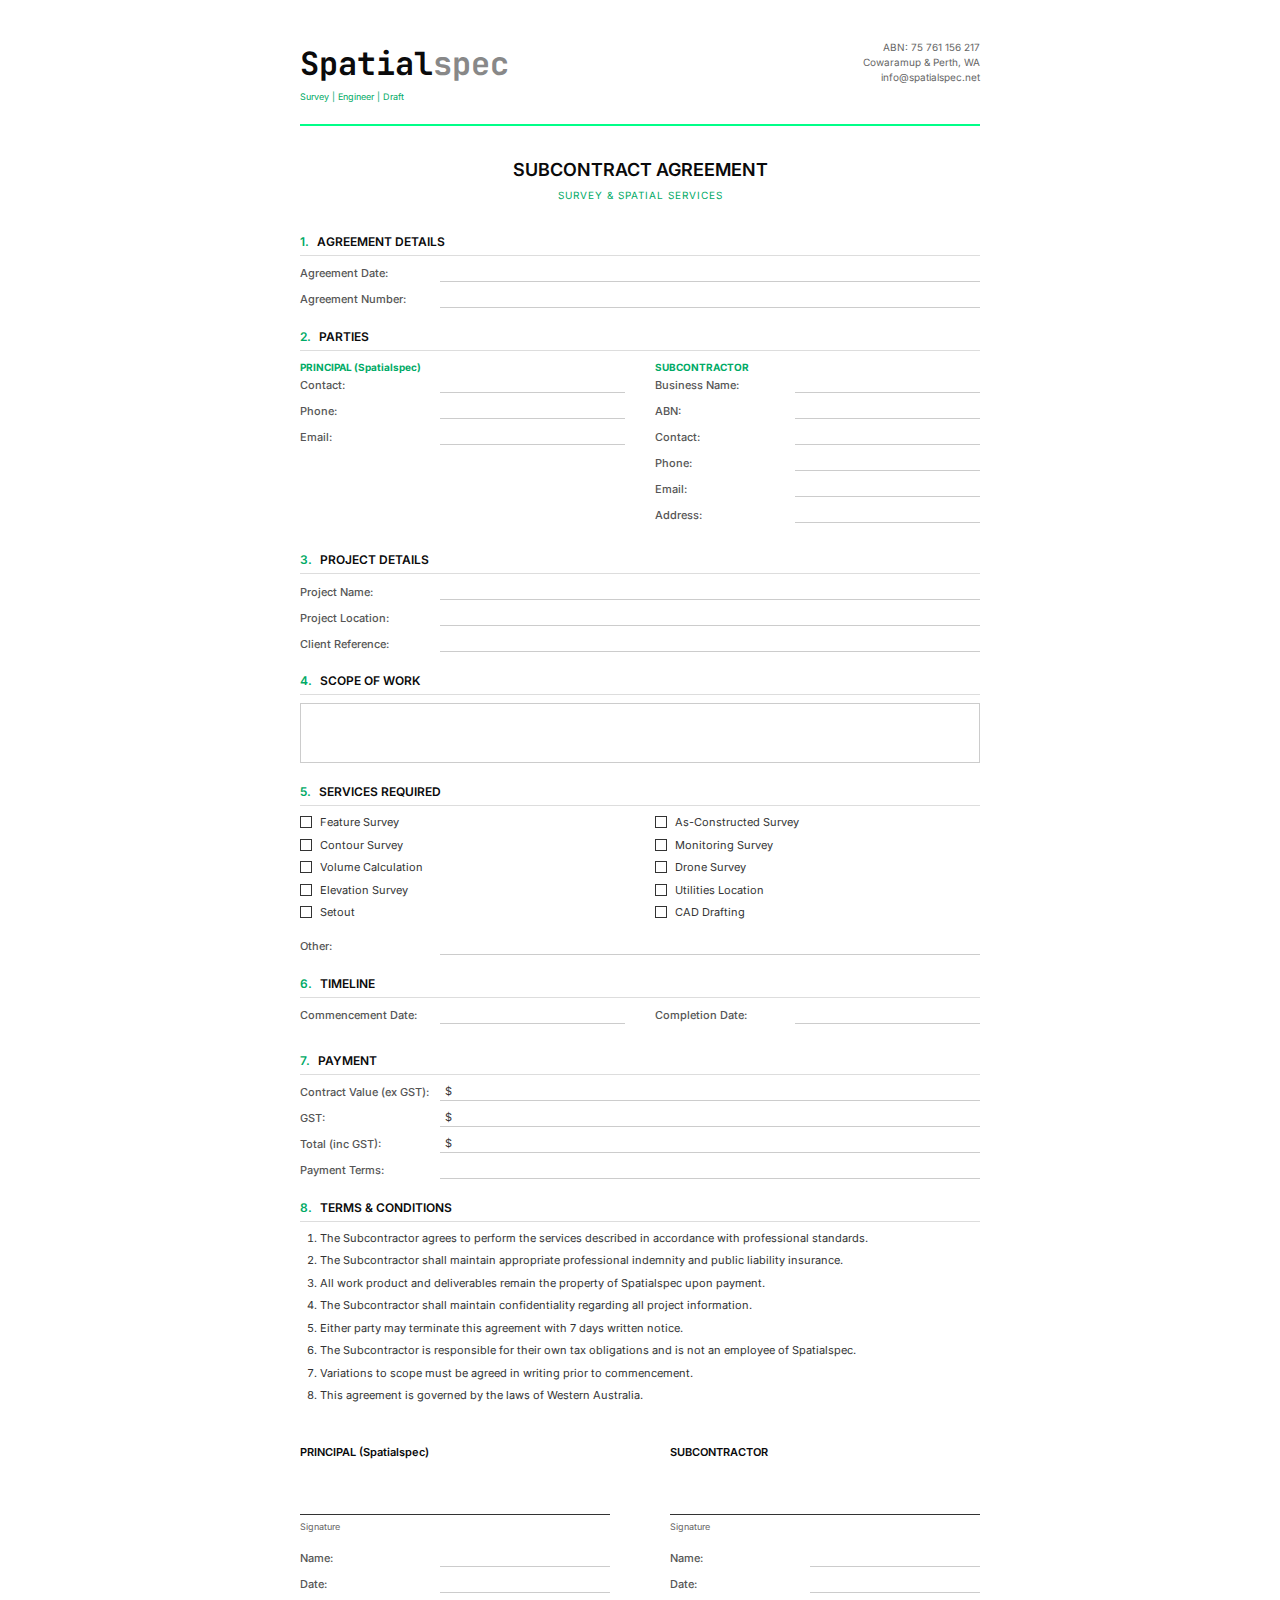
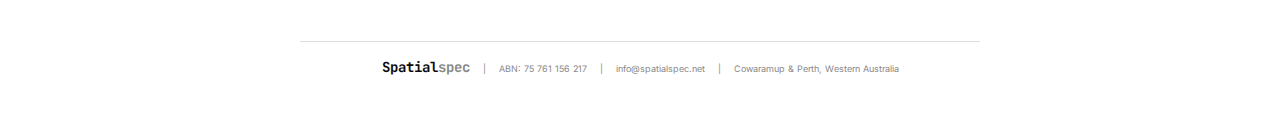
<file: assets/subcontract-agreement.html>
<!DOCTYPE html>
<html lang="en">
<head>
    <meta charset="UTF-8">
    <meta name="viewport" content="width=device-width, initial-scale=1.0">
    <title>Subcontract Agreement - Spatialspec</title>
    <link rel="preconnect" href="https://fonts.googleapis.com">
    <link rel="preconnect" href="https://fonts.gstatic.com" crossorigin>
    <link href="https://fonts.googleapis.com/css2?family=JetBrains+Mono:wght@700&family=Inter:wght@400;500;600&display=swap" rel="stylesheet">
    <style>
        * {
            margin: 0;
            padding: 0;
            box-sizing: border-box;
        }
        
        body {
            font-family: 'Inter', Arial, sans-serif;
            font-size: 11px;
            line-height: 1.5;
            color: #333;
            background: #fff;
            padding: 40px 60px;
            max-width: 800px;
            margin: 0 auto;
        }
        
        @media print {
            body {
                padding: 20px 40px;
            }
        }
        
        .header {
            display: flex;
            justify-content: space-between;
            align-items: flex-start;
            margin-bottom: 30px;
            padding-bottom: 20px;
            border-bottom: 2px solid #00ff88;
        }
        
        .logo {
            font-family: 'JetBrains Mono', 'Courier New', monospace;
            font-size: 32px;
            font-weight: 700;
        }
        
        .logo-spatial { color: #0a0a0b; }
        .logo-spec { color: #888; }
        
        .company-details {
            text-align: right;
            font-size: 10px;
            color: #666;
        }
        
        .document-title {
            text-align: center;
            margin-bottom: 30px;
        }
        
        .document-title h1 {
            font-size: 18px;
            font-weight: 600;
            color: #0a0a0b;
            margin-bottom: 5px;
        }
        
        .document-title .subtitle {
            color: #00aa66;
            font-size: 10px;
            letter-spacing: 1px;
        }
        
        .section {
            margin-bottom: 20px;
        }
        
        .section-title {
            font-size: 12px;
            font-weight: 600;
            color: #0a0a0b;
            margin-bottom: 8px;
            padding-bottom: 4px;
            border-bottom: 1px solid #ddd;
        }
        
        .section-number {
            color: #00aa66;
            margin-right: 8px;
        }
        
        .field-row {
            display: flex;
            margin-bottom: 8px;
            align-items: flex-end;
        }
        
        .field-label {
            font-weight: 500;
            min-width: 140px;
            color: #555;
        }
        
        .field-value {
            flex: 1;
            border-bottom: 1px solid #ccc;
            min-height: 18px;
            padding-left: 5px;
        }
        
        .two-column {
            display: grid;
            grid-template-columns: 1fr 1fr;
            gap: 30px;
        }
        
        .terms-list {
            padding-left: 20px;
        }
        
        .terms-list li {
            margin-bottom: 6px;
        }
        
        .signature-section {
            margin-top: 40px;
            display: grid;
            grid-template-columns: 1fr 1fr;
            gap: 60px;
        }
        
        .signature-box h3 {
            font-size: 11px;
            font-weight: 600;
            margin-bottom: 15px;
            color: #0a0a0b;
        }
        
        .signature-line {
            border-bottom: 1px solid #333;
            height: 40px;
            margin-bottom: 5px;
        }
        
        .signature-label {
            font-size: 9px;
            color: #666;
            margin-bottom: 15px;
        }
        
        .footer {
            margin-top: 40px;
            padding-top: 15px;
            border-top: 1px solid #ddd;
            text-align: center;
            font-size: 9px;
            color: #888;
        }
        
        .checkbox-item {
            display: flex;
            align-items: flex-start;
            margin-bottom: 6px;
        }
        
        .checkbox {
            width: 12px;
            height: 12px;
            border: 1px solid #333;
            margin-right: 8px;
            margin-top: 2px;
            flex-shrink: 0;
        }
        
        .text-area {
            border: 1px solid #ccc;
            min-height: 60px;
            padding: 8px;
            margin-top: 5px;
        }
        
        .highlight {
            background: #f0fff5;
            padding: 10px;
            border-left: 3px solid #00ff88;
            margin: 10px 0;
        }
    </style>
</head>
<body>
    <div class="header">
        <div>
            <div class="logo">
                <span class="logo-spatial">Spatial</span><span class="logo-spec">spec</span>
            </div>
            <div style="color: #00aa66; font-size: 9px; margin-top: 2px;">Survey | Engineer | Draft</div>
        </div>
        <div class="company-details">
            <div>ABN: 75 761 156 217</div>
            <div>Cowaramup & Perth, WA</div>
            <div>info@spatialspec.net</div>
        </div>
    </div>
    
    <div class="document-title">
        <h1>SUBCONTRACT AGREEMENT</h1>
        <div class="subtitle">SURVEY & SPATIAL SERVICES</div>
    </div>
    
    <!-- Agreement Details -->
    <div class="section">
        <div class="section-title"><span class="section-number">1.</span>AGREEMENT DETAILS</div>
        <div class="field-row">
            <span class="field-label">Agreement Date:</span>
            <span class="field-value"></span>
        </div>
        <div class="field-row">
            <span class="field-label">Agreement Number:</span>
            <span class="field-value"></span>
        </div>
    </div>
    
    <!-- Parties -->
    <div class="section">
        <div class="section-title"><span class="section-number">2.</span>PARTIES</div>
        <div class="two-column">
            <div>
                <strong style="font-size: 10px; color: #00aa66;">PRINCIPAL (Spatialspec)</strong>
                <div class="field-row">
                    <span class="field-label">Contact:</span>
                    <span class="field-value"></span>
                </div>
                <div class="field-row">
                    <span class="field-label">Phone:</span>
                    <span class="field-value"></span>
                </div>
                <div class="field-row">
                    <span class="field-label">Email:</span>
                    <span class="field-value"></span>
                </div>
            </div>
            <div>
                <strong style="font-size: 10px; color: #00aa66;">SUBCONTRACTOR</strong>
                <div class="field-row">
                    <span class="field-label">Business Name:</span>
                    <span class="field-value"></span>
                </div>
                <div class="field-row">
                    <span class="field-label">ABN:</span>
                    <span class="field-value"></span>
                </div>
                <div class="field-row">
                    <span class="field-label">Contact:</span>
                    <span class="field-value"></span>
                </div>
                <div class="field-row">
                    <span class="field-label">Phone:</span>
                    <span class="field-value"></span>
                </div>
                <div class="field-row">
                    <span class="field-label">Email:</span>
                    <span class="field-value"></span>
                </div>
                <div class="field-row">
                    <span class="field-label">Address:</span>
                    <span class="field-value"></span>
                </div>
            </div>
        </div>
    </div>
    
    <!-- Project Details -->
    <div class="section">
        <div class="section-title"><span class="section-number">3.</span>PROJECT DETAILS</div>
        <div class="field-row">
            <span class="field-label">Project Name:</span>
            <span class="field-value"></span>
        </div>
        <div class="field-row">
            <span class="field-label">Project Location:</span>
            <span class="field-value"></span>
        </div>
        <div class="field-row">
            <span class="field-label">Client Reference:</span>
            <span class="field-value"></span>
        </div>
    </div>
    
    <!-- Scope of Work -->
    <div class="section">
        <div class="section-title"><span class="section-number">4.</span>SCOPE OF WORK</div>
        <div class="text-area"></div>
    </div>
    
    <!-- Services Required -->
    <div class="section">
        <div class="section-title"><span class="section-number">5.</span>SERVICES REQUIRED</div>
        <div class="two-column">
            <div>
                <div class="checkbox-item"><div class="checkbox"></div>Feature Survey</div>
                <div class="checkbox-item"><div class="checkbox"></div>Contour Survey</div>
                <div class="checkbox-item"><div class="checkbox"></div>Volume Calculation</div>
                <div class="checkbox-item"><div class="checkbox"></div>Elevation Survey</div>
                <div class="checkbox-item"><div class="checkbox"></div>Setout</div>
            </div>
            <div>
                <div class="checkbox-item"><div class="checkbox"></div>As-Constructed Survey</div>
                <div class="checkbox-item"><div class="checkbox"></div>Monitoring Survey</div>
                <div class="checkbox-item"><div class="checkbox"></div>Drone Survey</div>
                <div class="checkbox-item"><div class="checkbox"></div>Utilities Location</div>
                <div class="checkbox-item"><div class="checkbox"></div>CAD Drafting</div>
            </div>
        </div>
        <div class="field-row" style="margin-top: 10px;">
            <span class="field-label">Other:</span>
            <span class="field-value"></span>
        </div>
    </div>
    
    <!-- Timeline -->
    <div class="section">
        <div class="section-title"><span class="section-number">6.</span>TIMELINE</div>
        <div class="two-column">
            <div class="field-row">
                <span class="field-label">Commencement Date:</span>
                <span class="field-value"></span>
            </div>
            <div class="field-row">
                <span class="field-label">Completion Date:</span>
                <span class="field-value"></span>
            </div>
        </div>
    </div>
    
    <!-- Payment -->
    <div class="section">
        <div class="section-title"><span class="section-number">7.</span>PAYMENT</div>
        <div class="field-row">
            <span class="field-label">Contract Value (ex GST):</span>
            <span class="field-value">$</span>
        </div>
        <div class="field-row">
            <span class="field-label">GST:</span>
            <span class="field-value">$</span>
        </div>
        <div class="field-row">
            <span class="field-label">Total (inc GST):</span>
            <span class="field-value">$</span>
        </div>
        <div class="field-row">
            <span class="field-label">Payment Terms:</span>
            <span class="field-value"></span>
        </div>
    </div>
    
    <!-- Terms & Conditions -->
    <div class="section">
        <div class="section-title"><span class="section-number">8.</span>TERMS & CONDITIONS</div>
        <ol class="terms-list">
            <li>The Subcontractor agrees to perform the services described in accordance with professional standards.</li>
            <li>The Subcontractor shall maintain appropriate professional indemnity and public liability insurance.</li>
            <li>All work product and deliverables remain the property of Spatialspec upon payment.</li>
            <li>The Subcontractor shall maintain confidentiality regarding all project information.</li>
            <li>Either party may terminate this agreement with 7 days written notice.</li>
            <li>The Subcontractor is responsible for their own tax obligations and is not an employee of Spatialspec.</li>
            <li>Variations to scope must be agreed in writing prior to commencement.</li>
            <li>This agreement is governed by the laws of Western Australia.</li>
        </ol>
    </div>
    
    <!-- Signatures -->
    <div class="signature-section">
        <div class="signature-box">
            <h3>PRINCIPAL (Spatialspec)</h3>
            <div class="signature-line"></div>
            <div class="signature-label">Signature</div>
            <div class="field-row">
                <span class="field-label">Name:</span>
                <span class="field-value"></span>
            </div>
            <div class="field-row">
                <span class="field-label">Date:</span>
                <span class="field-value"></span>
            </div>
        </div>
        <div class="signature-box">
            <h3>SUBCONTRACTOR</h3>
            <div class="signature-line"></div>
            <div class="signature-label">Signature</div>
            <div class="field-row">
                <span class="field-label">Name:</span>
                <span class="field-value"></span>
            </div>
            <div class="field-row">
                <span class="field-label">Date:</span>
                <span class="field-value"></span>
            </div>
        </div>
    </div>
    
    <div class="footer">
        <span class="logo" style="font-size: 14px;"><span class="logo-spatial">Spatial</span><span class="logo-spec">spec</span></span>
        <span style="margin: 0 10px;">|</span>
        ABN: 75 761 156 217
        <span style="margin: 0 10px;">|</span>
        info@spatialspec.net
        <span style="margin: 0 10px;">|</span>
        Cowaramup & Perth, Western Australia
    </div>
</body>
</html>
</file>
